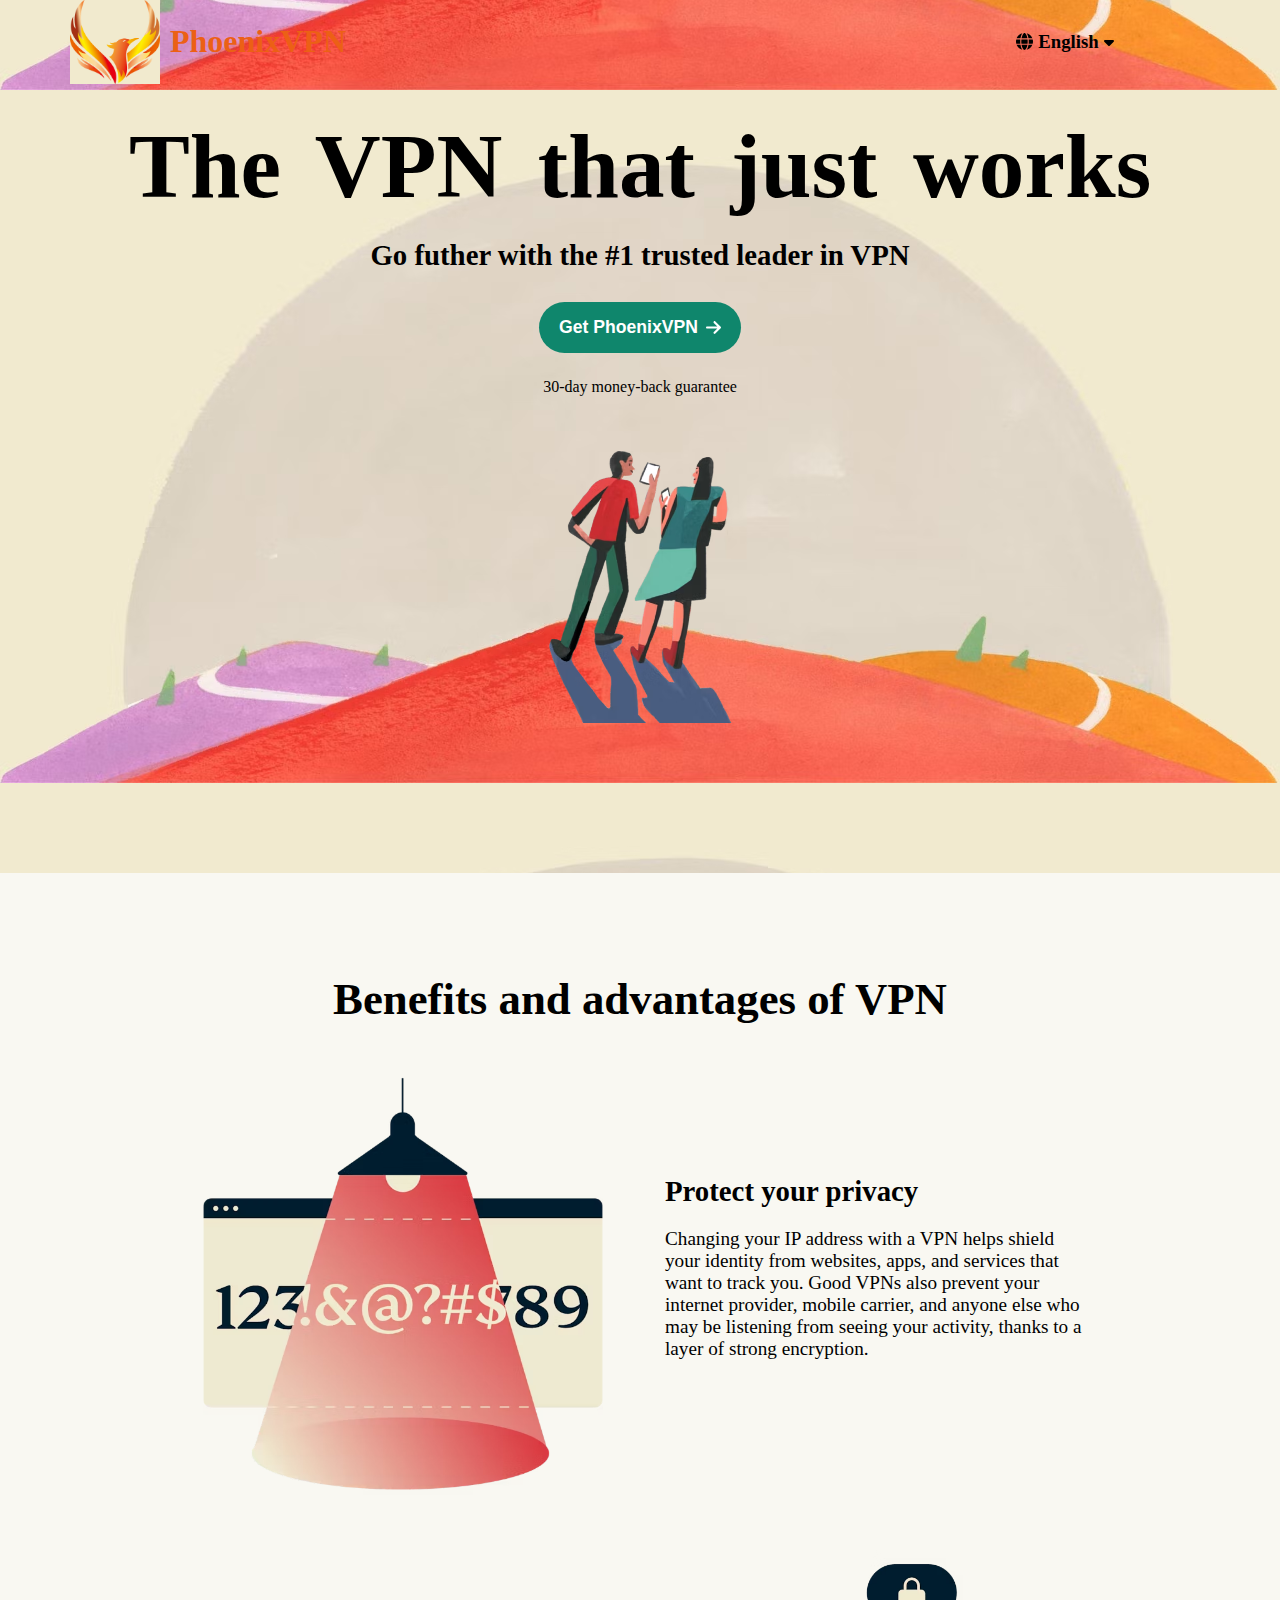
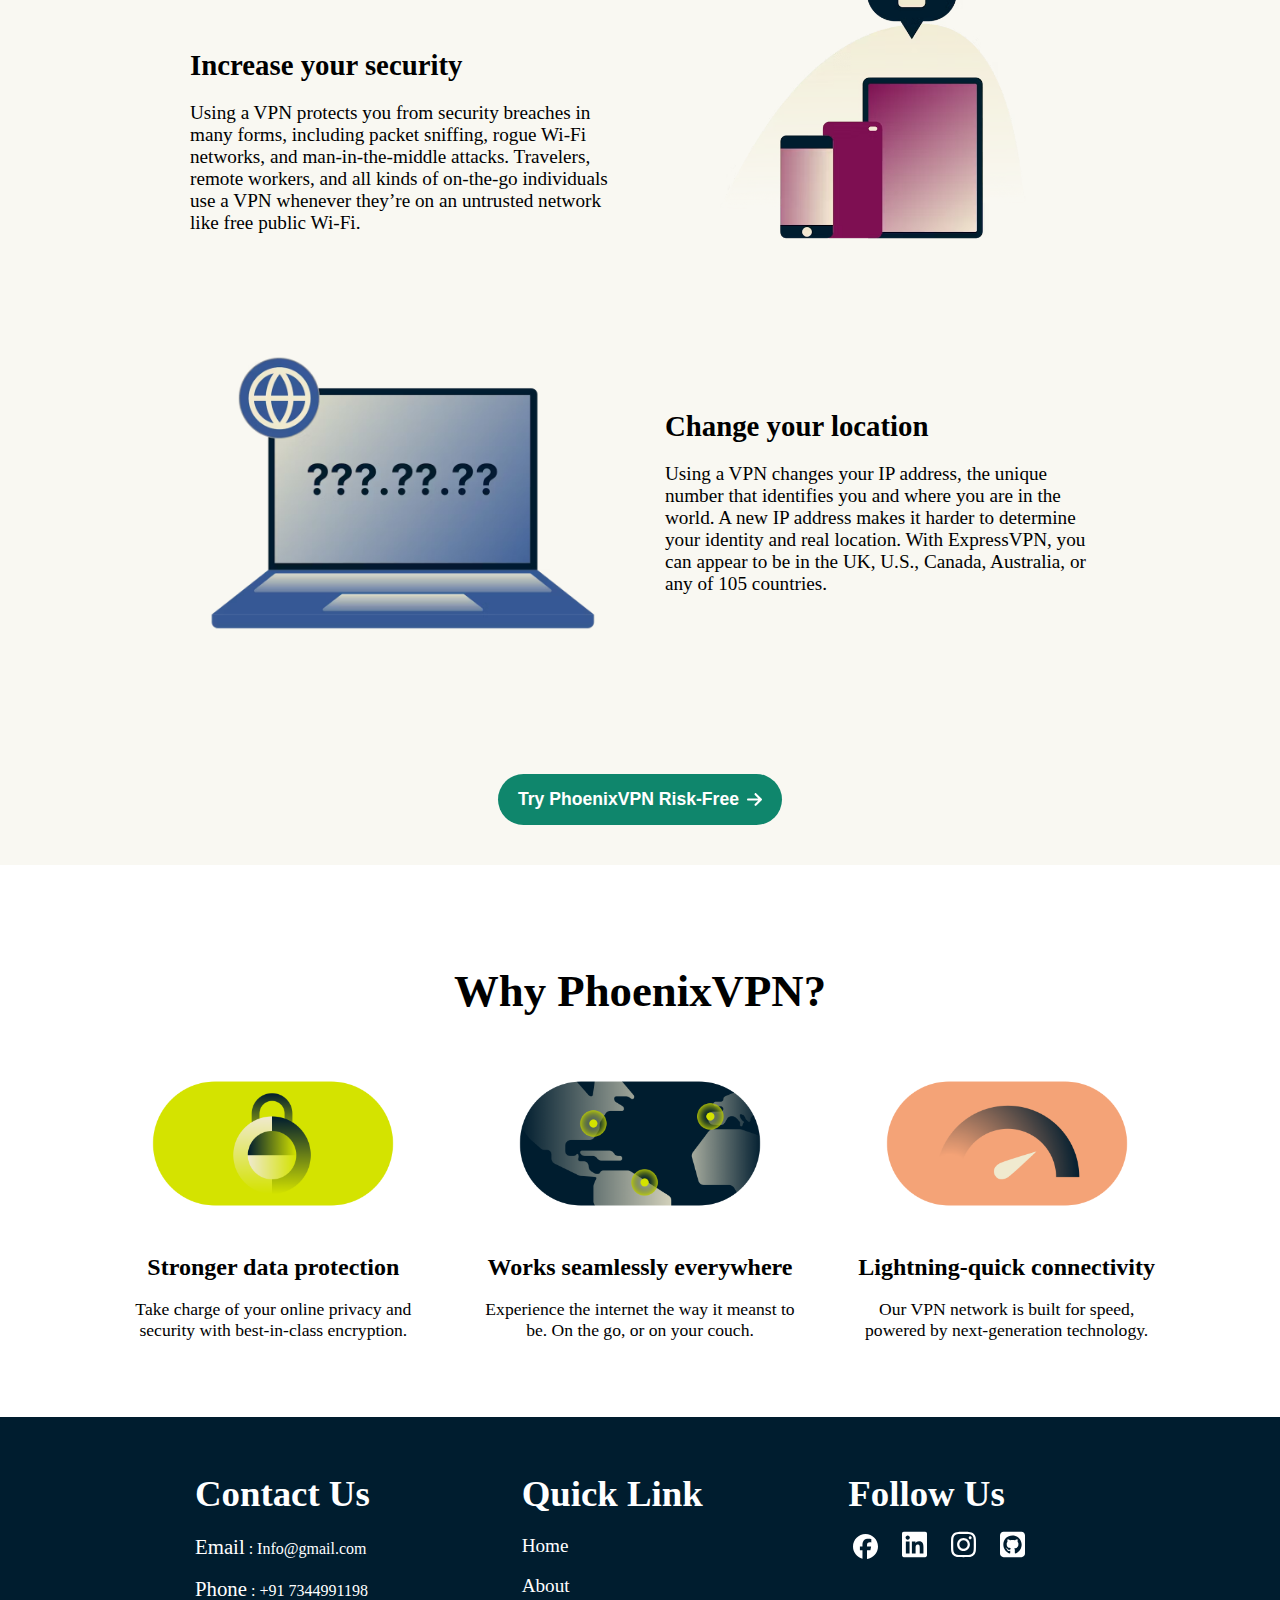
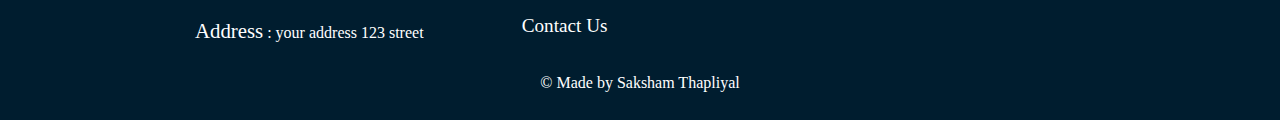
<file: Landing Page/index.html>
<!DOCTYPE html>
<html lang="en">
    
<head>
    <meta charset="UTF-8">
    <meta name="viewport" content="width=device-width, initial-scale=1.0">
    <title>PhoenixVPN</title>
    <link rel="stylesheet" href="./style.css">
</head>

<body>
    <header id="topContainer">
        <nav>
            <div class="logo">
                <img src="./img/Phoenix.png" alt="logo">
                <h1><a href="./index.html">PhoenixVPN</a></h1>
            </div>
            <div class="navText">
                <img src="./img/globe-solid.svg" alt="globe">
                <h3>English</h3>
                <img src="./img/caret-down-solid.svg" alt="icon" value="2">
            </div>
        </nav>
        <section class="hero">
            <h1>The VPN that just works</h1>
            <h2>Go futher with the #1 trusted leader in VPN</h2>
            <div class="heroBtn">
                <button>Get PhoenixVPN <img src="./img/arrow-right-solid.svg" alt="icon"></button>
            </div>
            <p>30-day money-back guarantee</p>
            <img class="shadowImg" src="./img/coupleimg.avif" alt="coupleimg">
        </section>
    </header>


    <section class="midContainer" id="about-link">
        <h1 id="midHeading">Benefits and advantages of VPN</h1>

        <div class="gridContainer">
            <div class="gridImg"><img src="./img/privicy.avif" alt=""></div>
            <div class="gridTextArea">
                <h1>Protect your privacy</h1>
                <p>Changing your IP address with a VPN helps shield your identity from websites, apps, and services that
                    want to track you. Good VPNs also prevent your internet provider, mobile carrier, and anyone else
                    who may be listening from seeing your activity, thanks to a layer of strong encryption.
                </p>
            </div>
        </div>

        <div class="gridContainer">
            <div class="gridTextArea">
                <h1>Increase your security</h1>
                <p>Using a VPN protects you from security breaches in many forms, including packet sniffing, rogue Wi-Fi
                    networks, and man-in-the-middle attacks. Travelers, remote workers, and all kinds of on-the-go
                    individuals use a VPN whenever they’re on an untrusted network like free public Wi-Fi.
                </p>
            </div>
            <div class="gridImg"><img src="./img/Increase your security.avif" alt=""></div>
        </div>

        <div class="gridContainer">
            <div class="gridImg"><img src="./img/Change_your_location.avif" alt=""></div>
            <div class="gridTextArea">
                <h1>Change your location</h1>
                <p>Using a VPN changes your IP address, the unique number that identifies you and where you are in the
                    world. A new IP address makes it harder to determine your identity and real location. With
                    ExpressVPN, you can appear to be in the UK, U.S., Canada, Australia, or any of 105 countries.
                </p>
            </div>
        </div>
        <div id="btnBottom" class="heroBtn">
            <button>Try PhoenixVPN Risk-Free<img src="./img/arrow-right-solid.svg" alt="icon"></button>
        </div>
    </section>

    <section class="bottomContainer">
        <h1>Why PhoenixVPN?</h1>
        <div class="secondGrid">
            <div><img src="./img/stronge data protection.png" alt=""></div>
            <div><img src="./img/work seamlessly everywhere.png" alt=""></div>
            <div><img src="./img/quicky connected.png" alt=""></div>
            <div>
                <h1>Stronger data protection</h1>
                <p>Take charge of your online privacy and security with best-in-class encryption.</p>
            </div>
            <div>
                <h1>Works seamlessly everywhere</h1>
                <p>Experience the internet the way it meanst to be. On the go, or on your couch.</p>
            </div>
            <div>
                <h1>Lightning-quick connectivity</h1>
                <p>Our VPN network is built for speed, powered by next-generation technology.</p>
            </div>
        </div>
    </section>
    <footer>
        <div class="thirdGrid">
            <div class="contact" id="contact-link">
                <h1>Contact Us</h1>
                <p><span>Email</span>  : Info@gmail.com</p>
                <p><span>Phone</span> : +91 7344991198</p>
                <P><span>Address</span> : your address 123 street</P>
            </div>

            <div class="link">
                <h1>Quick Link</h1>
                <ul>
                    <li><a href="#topContainer">Home</a></li>
                    <li><a href="#about-link">About</a></li>
                    <li><a href="#contact-link">Contact Us</a></li>
                </ul>
            </div>

            <div class="follow">
                <h1>Follow Us</h1>
                <img src="./img/facebook-brands-solid.svg" alt="icon">
                <img src="./img/linkedin-brands-solid.svg" alt="icon">
                <img src="./img/instagram-brands-solid.svg" alt="icon">
                <img src="./img/square-github-brands-solid.svg" alt="icon">
            </div>
        </div>
        <div class="copyright">
            &copy; Made by Saksham Thapliyal
        </div>
    </footer>
</body>

</html>
</file>
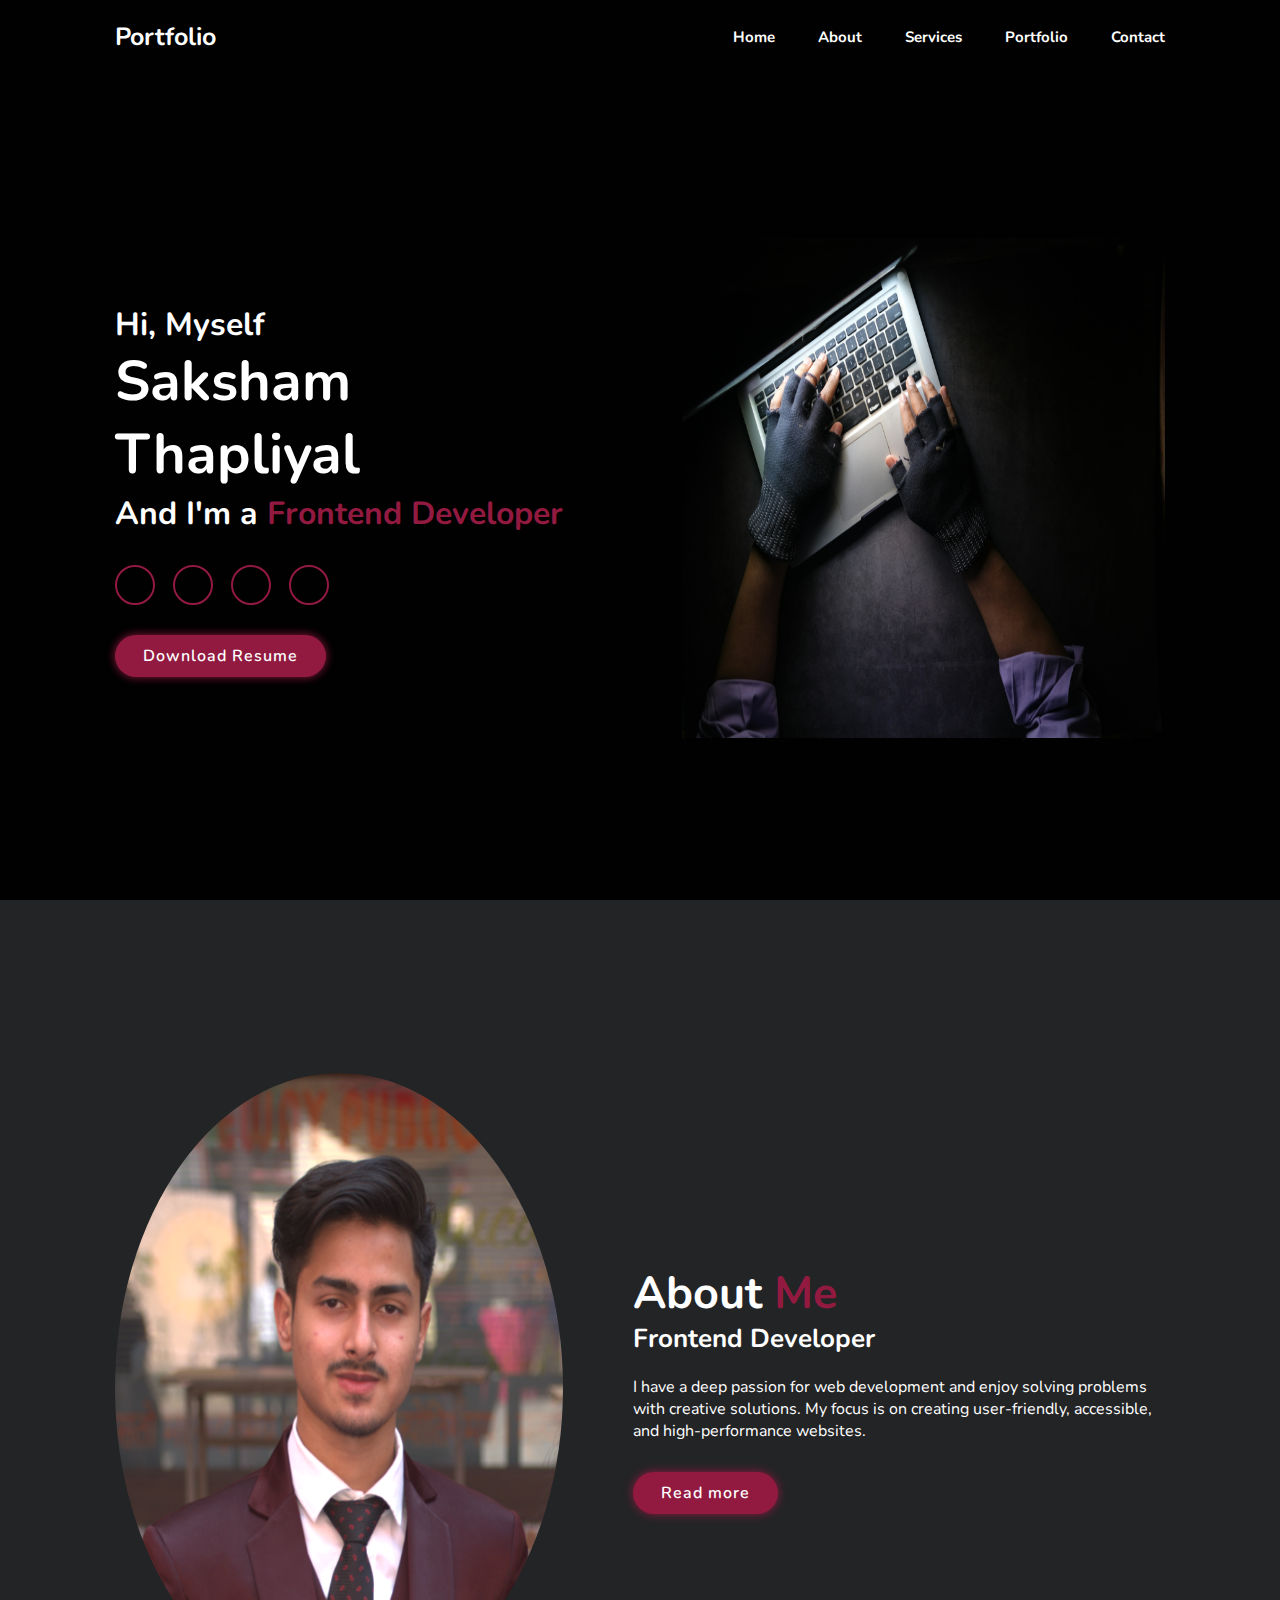
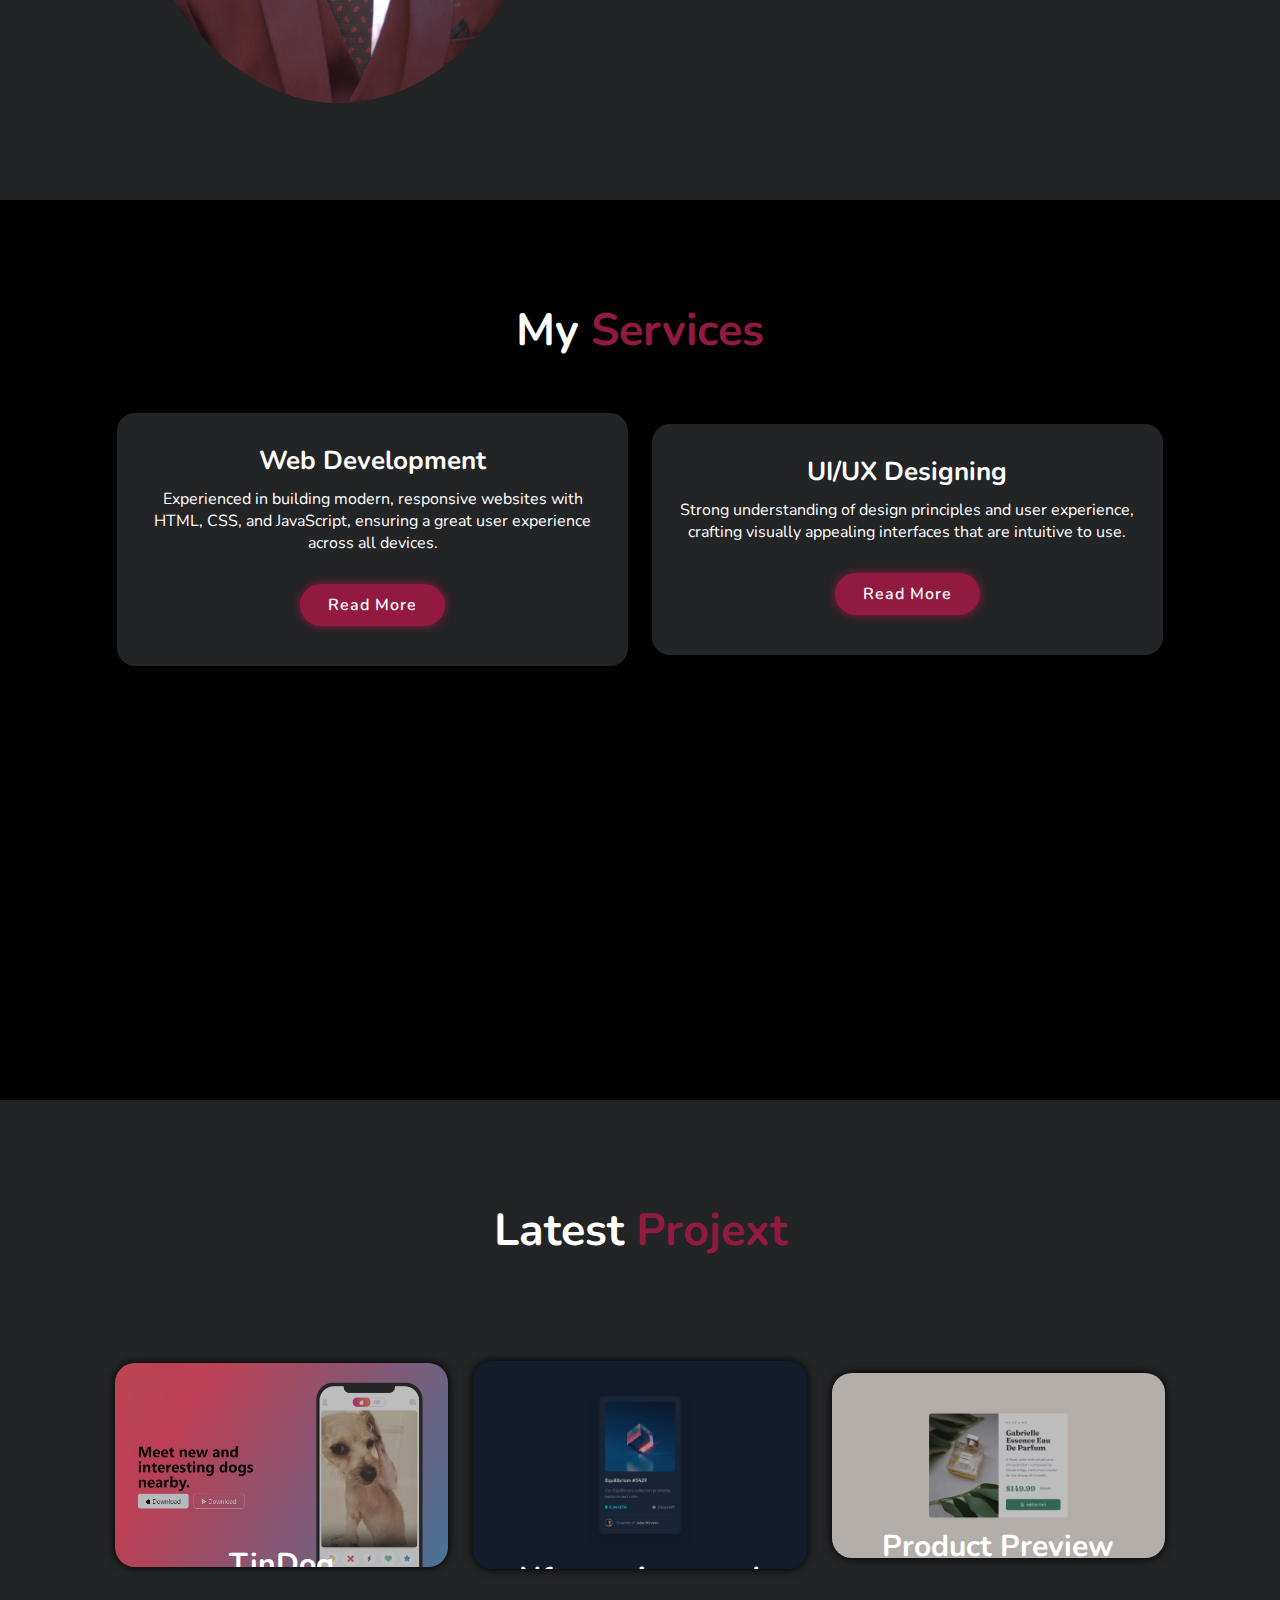
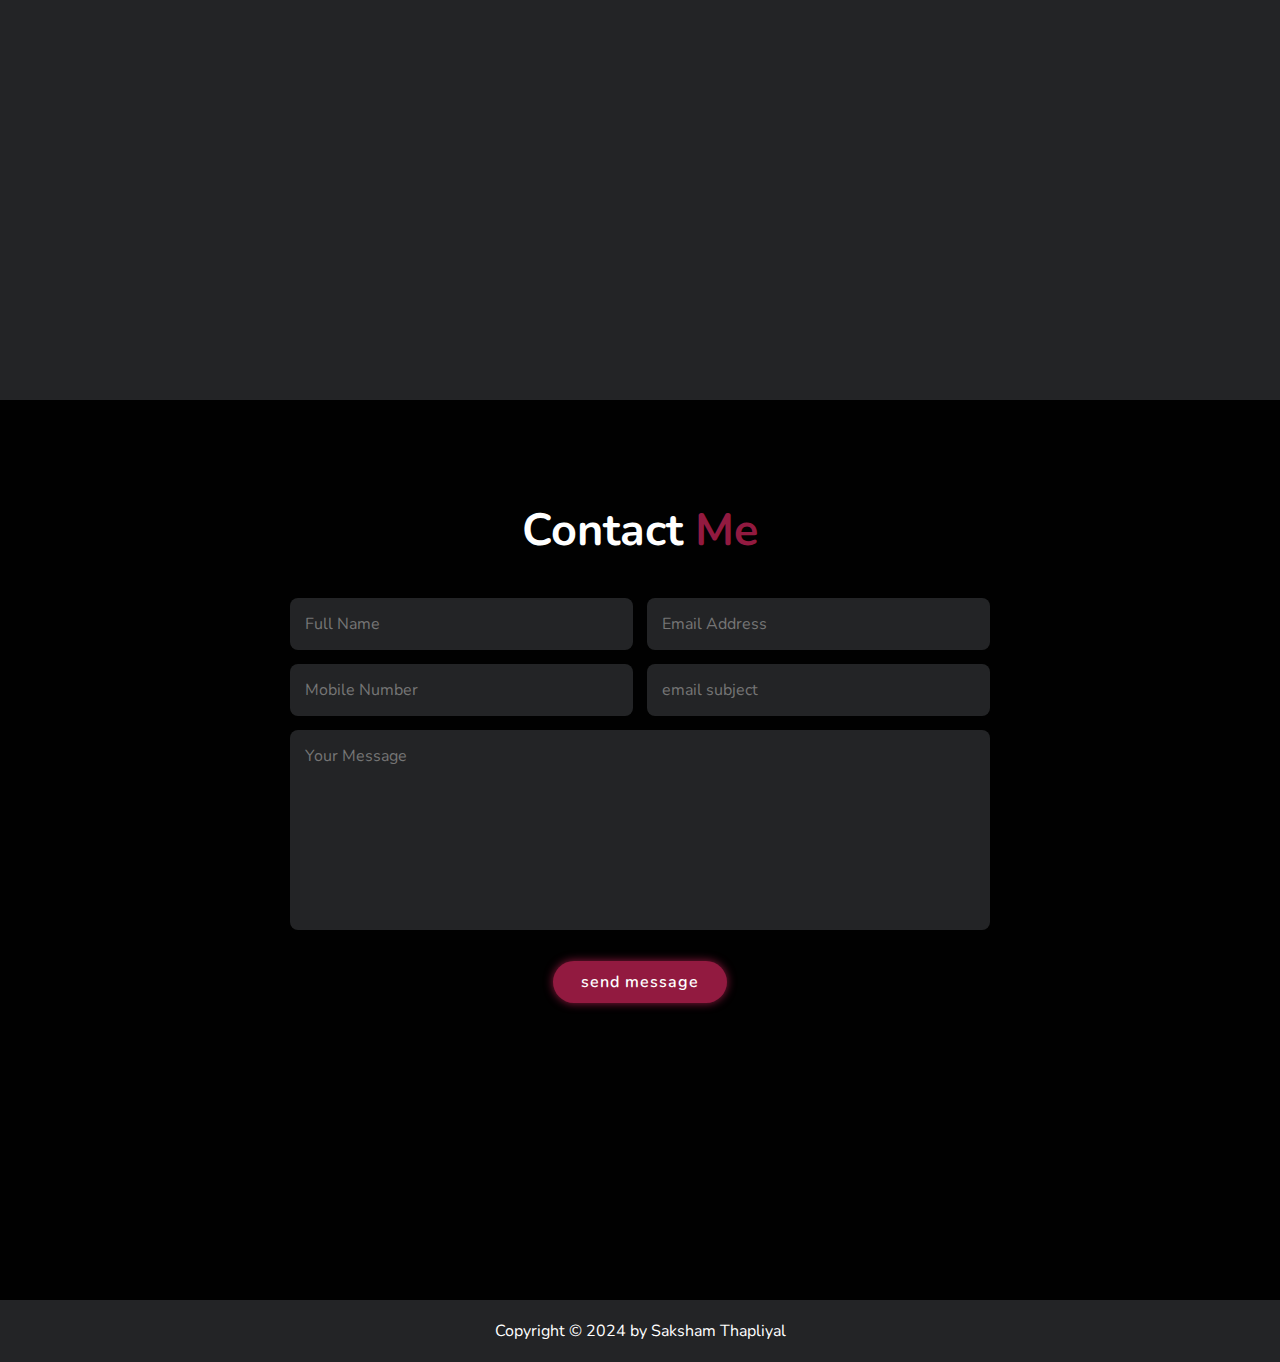
<file: Portfolio/index.html>
<!DOCTYPE html>
<html lang="en">
<head>
    <meta charset="UTF-8">
    <meta name="viewport" content="width=device-width, initial-scale=1.0">
    <title>Portfolio</title>
    <link rel="stylesheet" href="https://cdnjs.cloudflare.com/ajax/libs/font-awesome/6.6.0/css/all.min.css" integrity="sha512-Kc323vGBEqzTmouAECnVceyQqyqdsSiqLQISBL29aUW4U/M7pSPA/gEUZQqv1cwx4OnYxTxve5UMg5GT6L4JJg==" crossorigin="anonymous" referrerpolicy="no-referrer" />

    <link rel="preconnect" href="https://fonts.googleapis.com">
    <link rel="preconnect" href="https://fonts.gstatic.com" crossorigin>
    <link href="https://fonts.googleapis.com/css2?family=Nunito:ital,wght@0,200..1000;1,200..1000&display=swap" rel="stylesheet">

    <link rel="stylesheet" href="./style.css">
</head>
<body>
    <header class="header">
        <a href="#" class="logo">Portfolio</a>
        <nav class="navbar">
            <a href="#home" class="active"> Home</a>
            <a href="#about">About</a>
            <a href="#services">Services</a>
            <a href="#portfolio">Portfolio</a>
            <a href="#contact">Contact</a>
        </nav>
    </header>

    <section class="home" id="home">
        <div class="home-content">
            <h3>Hi, Myself</h3>
            <h1>Saksham Thapliyal</h1>
            <h3>And I'm a <span>Frontend Developer</span></h3>
            <div class="social-media">
                <a href="#"><i class="fa-brands fa-facebook"></i></a>
                <a href="#"><i class="fa-brands fa-twitter"></i></a>
                <a href="#"><i class="fa-brands fa-instagram"></i></a>
                <a href="#"><i class="fa-brands fa-linkedin"></i></a>
            </div>
            <a href="#" class="btn">Download Resume</a>
        </div>
        <div class="home-img">
            <img src="./img/new img.jpg" alt="">
        </div>
    </section>

    <section class="about" id="about">
        <div class="about-img">
            <img src="img/saksham_profile.png" alt="pc img">
        </div>
        
        <div class="about-content">
            <h2 class="heading">About <span>Me</span></h2>
            <h3>Frontend Developer</h3>
            <p>I have a deep passion for web development and enjoy solving problems with creative solutions. My focus is on creating user-friendly, accessible, and high-performance websites.</p>
            <a href="#" class="btn">Read more</a>
        </div>
    </section>

    <section class="services" id="services">
        <h2 class="heading">My <span>Services</span></h2>
        
        <div class="services-container">
            <div class="services-box">
                <i class="fa-solid fa-code"></i>
                <h3>Web Development</h3>
                <p>Experienced in building modern, responsive websites with HTML, CSS, and JavaScript, ensuring a great user experience across all devices.</p>
                <a href="#" class="btn">Read More</a>
            </div>
            <div class="services-box">
                <i class="fa-solid fa-palette"></i>
                <h3>UI/UX Designing</h3>
                <p>Strong understanding of design principles and user experience, crafting visually appealing interfaces that are intuitive to use.</p>
                <a href="#" class="btn">Read More</a>
            </div>
        </div>
    </section>

    <section class="portfolio" id="portfolio">
        <h2 class="heading">Latest
            <span>Projext</span>
        </h2>

        <div class="portfolio-container">
            <div class="portfolio-box">
                <img src="img/Dog.png" alt="item">
                <div class="portfolio-layer">
                    <h4>TinDog</h4>
                    <p>Developed a responsive web application using Bootstrap, featuring a playful and modern design for discovering dogs nearby. Implemented a user-friendly interface optimized for both desktop and mobile devices, ensuring smooth interactions across various screen sizes.</p>
                    <a href="https://sakshamthapliyal.github.io/TinDog-/" target="_blank"><i class="fa-solid fa-up-right-from-square"></i></a>
                </div>
            </div>

            <div class="portfolio-box">
                <img src="img/ntp card.jpg" alt="item">
                <div class="portfolio-layer">
                    <h4>Nft-preview-card</h4>
                    <p>Designed and implemented a visually engaging NFT listing card using HTML and CSS. The card showcases an NFT from the "Equilibrium" collection, including an image.ensuring responsive design for various screen sizes to enhance user experience.</p>
                    <a href="https://sakshamthapliyal.github.io/Nft-preview-card/" target="_blank"><i class="fa-solid fa-up-right-from-square"></i></a>
                </div>
            </div>

            <div class="portfolio-box">
                <img src="img/product preview.jpg" alt="item">
                <div class="portfolio-layer">
                    <h4>Product Preview Card</h4>
                    <p>Designed and implemented a visually appealing e-commerce product page using HTML and CSS.The page showcases a luxury perfume, featuring an image, product details, original and discounted pricing.</p>
                    <a href="https://sakshamthapliyal.github.io/E-commerce-Product/" target="_blank"><i class="fa-solid fa-up-right-from-square"></i></a>
                </div>
            </div>
        </div>
    </section>

    <section class="contact" id="contact">
        <h2 class="heading"> Contact <span>Me</span></h2>

        <form action="#">
            <div class="input-box">
                <input type="text" placeholder="Full Name">
                <input type="email" placeholder="Email Address">
            </div>

            <div class="input-box">
                <input type="number" placeholder="Mobile Number">
                <input type="text" placeholder="email subject">
            </div>
            <textarea name="" id="" cols="30" placeholder="Your Message"></textarea>
            <input type="submit" value="send message" class="btn">
        </form>

    </section>

    <footer class="footer">
        <div class="footer-text">
            <p>Copyright &copy; 2024 by Saksham Thapliyal</p>
        </div>

    </footer>
</body>
</html>
</file>
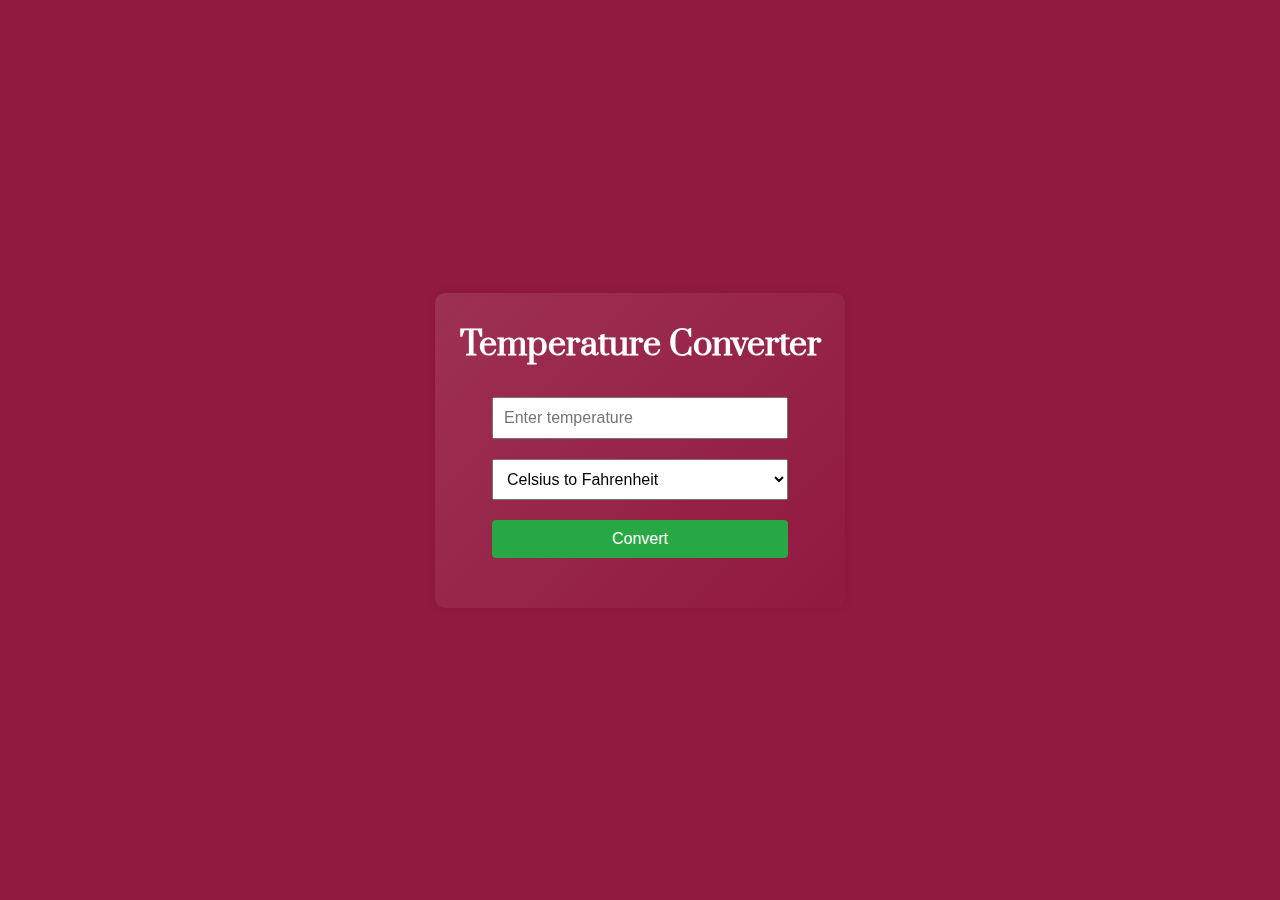
<file: Temperature Converter/index.html>
<!DOCTYPE html>

<html lang="en">

<head>
    <meta charset="UTF-8">
    <meta name="viewport" content="width=device-width, initial-scale=1.0">
    <title>Temperature Converter</title>
    <link rel="stylesheet" href="style.css">
    <link rel="preconnect" href="https://fonts.googleapis.com">
    <link rel="preconnect" href="https://fonts.gstatic.com" crossorigin>
    <link href="https://fonts.googleapis.com/css2?family=Prata&display=swap" rel="stylesheet">
</head>

<body>
    <div class="container">
        <h1>Temperature Converter</h1>
        <input type="number" id="degree" placeholder="Enter temperature">
        <select id="temp-type">
            <option value="celsius">Celsius to Fahrenheit</option>
            <option value="fahrenheit">Fahrenheit to Celsius</option>
        </select>
        <button id="convert-btn">Convert</button>
        <p id="result"></p>
    </div>

    <script src="script.js"></script>
</body>

</html>
</file>
<file: Landing Page/style.css>
*{
    padding: 0;
    margin: 0;
    box-sizing: border-box;
}

#topContainer{
    background-image: url(./img/express\ vpn\ hero\ backgrounf.avif);
    background-position: center;
    background-size: contain;
    height: 97vh;
}
nav{
    display: flex;
    justify-content: space-between;

}
.logo{
    display: flex;
    align-items: center;
    gap: 10px;
    margin-left: 70px;
}
.logo:hover{
    cursor: pointer;
}
.logo img{
    width: 90px;
    background-color: #f1eace;
    
}
.logo h1 a{
    font-size: 2rem;
    color: rgb(236, 96, 21);
}

.navText{
    display: flex;
    align-items: center;
    gap: 5px;
    margin-right: 13%;
}
.navText h3:hover{
    color: rgb(236, 96, 21);
}
.navText img{
    width: 17px;
}
.navText img[value="2"]{
    width: 10px;
}
.navText:hover{
    cursor: pointer;
}

.hero {
    text-align: center;
}
.hero h1{
    font-size: 5.7rem;
    word-spacing: 0.8rem;
    padding: 10px;
    margin-top: 20px;
}
.hero h2{
    font-size: 1.8rem;
    margin-top: 10px;
}
.heroBtn{
    display: flex;
    justify-content: center;
    
    padding: 10px;
    margin-top: 20px;
}
.heroBtn button{
    display: flex;
    align-items: center;
    gap: 8px;
    padding: 15px 20px;
    border: none;
    border-radius: 30px;
    font-size: 1.1rem;
    font-weight: bold;
    color: white;
    background-color: #0f866c;
}
.heroBtn button:hover{
    cursor: pointer;
    background-color:rgb(236, 96, 21);
}
.heroBtn button img{
    width: 15px;
}
.hero p{
    padding: 5px ;
    margin-top: 10px;
}
.shadowImg{
    width: 600px;
    margin-top: 50px;
}


.midContainer{
    text-align: center;
    background-color: #f9f8f2;
}
.midContainer h1{
    padding-top: 100px;
    font-size: 1.8rem;
}
#midHeading{
    font-size: 2.8rem;
}
.gridContainer{
    margin-top: 50px;
    display: grid;
    grid-template-columns: 1fr 1fr;
    width: 900px;
    gap: 50px;
    margin: 50px auto;
}
.gridImg img{
    width: 400px;
}
.gridTextArea h1{ 
    text-align: start;
}

.gridTextArea p{
    margin-top: 20px;
    text-align: start;
    font-size: 1.2rem;
}
#btnBottom{
    padding-bottom: 40px;
}

.bottomContainer{
    text-align: center;
    margin-top: 100px;
}
.bottomContainer h1{
    font-size: 2.8rem;
}
.secondGrid{
    display: grid;
    width: 1050px;
    height: 300px;
    column-gap: 50px;
    row-gap: 30px;
    grid-template-columns: 1fr 1fr 1fr;
    grid-template-rows: 1fr 1fr;
    margin: 50px auto;
}
.secondGrid img{
    width: 300px;
}
.secondGrid h1{
    font-size: 1.5rem;
}
.secondGrid p{
    font-size: 1.1rem;
    margin-top: 18px;
}

footer{
    padding: 50px 0 20px 0;
    background-color: #001d2f;
    color: white;
}
.thirdGrid{
    display: grid;
    width: 900px;
    grid-template-columns: 1fr 1fr 1fr;
    column-gap: 80px;
    margin: 0 auto;
}
.thirdGrid h1{
    margin-bottom: 10px;
    padding: 5px;
    font-size: 2.3rem;
}
.contact p{
    margin-bottom: 8px;
    padding: 5px;
}
span{
    font-size: 1.3rem;
}
.link ul li{
    list-style: none;
    margin-bottom: 8px;
    padding: 5px;
    font-size: 1.2rem;
}
a{
    text-decoration: none;
    color: white;
}

.follow img{
    width: 25px;
    margin: 0 10px;
}
.follow img:hover{
    cursor: pointer;
    transform: scale(1.2);
}

.copyright{
    text-align: center;
    color: white;
    margin-top: 10px;
    padding: 8px 0;
}
</file>
<file: Portfolio/style.css>
*{
    margin: 0;
    padding: 0;
    box-sizing: border-box;
    text-decoration: none;
    border: none;
    outline: none;
    scroll-behavior: smooth;
    font-family: "Nunito", sans-serif;
}

:root{
    --bg-color: #010101;
    --snd-bg-color:#232426;
    --text-color:#fff;
    --main-color:#921A40;
    
}
html{
    font-size: 62.5%;
    overflow-x: hidden;
}

body{
    background: var(--bg-color);
    color: var(--text-color);
}
section{
    min-height: 100vh;
    padding: 10rem 9% 2rem;
}
.header{
    position: fixed;
    top: 0;
    left: 0;
    width: 100%;
    padding: 2rem 9%;
    background: var(--bg-color);
    display: flex;
    justify-content: space-between;
    align-items: center;
    z-index: 100;
}

.logo{
    font-size: 2.5rem;
    color: var(--text-color);
    font-weight: 700;
    cursor: pointer;
}

.navbar a{
    font-size: 1.5rem;
    color: var(--text-color);
    margin-left: 4rem;
    font-weight: 700;
}

.navbar a:hover,
.navbar a.active{
    color: var(--text-color);

}

.home{
    display: flex;
    justify-content: center;
    align-items: center;
}
.home-content h3{
    font-size: 3.2rem;
    font-weight: 700;
}

span{
    color: var(--main-color);
}

.home-content h1{
    font-size: 5.6rem;
    font-weight: 700;
    line-height: 1.3;
}
.home-img{
    margin-left: 100px;
    width: 40vw;
    background-image: url(./img/new\ img.jpg);
}
.home-img img{
    width: 100%;
    height: 500px;
}


.home-content p{
    font-size: 1.6rem;
    padding-right: 20%;
}
.social-media a{
    display: inline-flex;
    justify-content: center;
    align-items: center;
    width: 4rem;
    height: 4rem;
    background: transparent;
    border: 0.2rem solid var(--main-color);
    border-radius: 50%;
    font-size: 2rem;
    color: var(--main-color);
    margin: 3rem 1.5rem 3rem 0;
    transition: 0.5s ease;
}
.social-media a:hover{
    background: var(--main-color);
    color: var(--snd-bg-color);
    box-shadow: 0 0 1rem var(--main-color);
}

.btn{
    display: inline-block;
    padding: 1rem 2.8rem;
    background: var(--main-color);
    border-radius: 4rem;
    box-shadow: 0 0 1rem var(--main-color);
    font-size: 1.6rem;
    color: var(--text-color);
    letter-spacing: 0.1rem;
    font-weight: 600;
    transition: 0.5 ease;
}
.btn:hover{
    box-shadow: none;
}

.about{
    display: flex;
    justify-content: center;
    align-items: center;
    gap: 7rem;
    background-color: var(--snd-bg-color);
}

.about-img img{
    width: 35vw;
    height: 70vh;
    border-radius: 50%;
}
.heading{
    text-align: center;
    font-size: 4.5rem;
}
.about-content h2{
    text-align: left;
    line-height: 1.2;
}
.about-content h3{
    font-size: 2.6rem;
}
.about-content p{
    font-size: 1.6rem;
    margin: 2rem 0 3rem;
}


.services h2{
    margin-bottom: 5rem;
}
.services-container{
    display: flex;
    justify-content: center;
    align-items: center;
    flex-wrap: wrap;
    gap: 2rem;
}
.services-container .services-box{
    flex: 1 1 30rem;
    background: var(--snd-bg-color);
    padding: 3rem 2rem 4rem;
    border-radius: 2rem;
    text-align: center;
    border: 0.2rem solid var(--bg-color);
    transition: 0.5 ease;
}

.services-container .services-box:hover{
    border-color: var(--main-color);
    transform: scale(1.02);
}

.services-box i{
    font-size: 7rem;
    color: var(--main-color);
}

.services-box h3{
    font-size: 2.6rem
}

.services-box p{
    font-size: 1.6rem;
    margin: 1rem 0 3rem;
}


.portfolio{
    background: var(--snd-bg-color);
}
.portfolio h2{
    margin-bottom: 100px;
}
.portfolio-container{
    display: grid;
    grid-template-columns: repeat(3,1fr);
    align-items: center;
    gap: 2.5rem;
}

.portfolio-container .portfolio-box{
    position: relative;
    border-radius: 2rem;
    box-shadow: 0 0 1rem var(--bg-color);
    overflow: hidden;
    display: flex;
}

.portfolio-container img{
    width: 100%;
    transition: 0.5 ease;
    opacity: 0.7;
}

.portfolio-box:hover img{
    transform: scale(1.1);
}

.portfolio-box .portfolio-layer{
    position: absolute;
    bottom: 0;
    left: 0;
    width: 100%;
    height: 100%;
    background: linear-gradient(rgba(0,0,0,0.1),var(--main-color));
    display: flex;
    justify-content: center;
    align-items: center;
    flex-direction: column;
    text-align: center;
    padding: 0 4rem;
    transform: translateY(100%);
    transition: 0.5 ease;

}
.portfolio-box:hover .portfolio-layer{
    transform: translateY(0);
}

.portfolio-layer h4{
    font-size: 3rem;
}
.portfolio-layer p{
    font-size: 1.6rem;
    margin: 0.3rem 0 1rem;
}

.portfolio-layer a{
    display: inline-flex;
    justify-content: center;
    align-items: center;
    width: 5rem;
    height: 5rem;
    background: var(--text-color);
    background-color: transparent;
}
.portfolio-layer a i{
    font-size: 2rem;
    color: var(--text-color);
}

.contact h2{
    margin-bottom: 3rem;
}

.contact form{
    max-width: 70rem;
    margin: 1rem auto;
    text-align: center;
    margin-bottom: 3rem;
}

.contact form .input-box{
    display: flex;
    justify-content: space-between;
    flex-wrap: wrap;
}

.contact form .input-box input, .contact form textarea{
    width: 100%;
    padding: 1.5rem;
    font-size: 1.6rem;
    color: var(--text-color);
    background: var(--snd-bg-color);
    border-radius: 0.8rem;
    margin: 0.7rem 0;
}

.contact form .input-box input{
    width: 49%;
}
.contact form textarea{
    resize: none;
    height: 200px;
}
.contact form .btn{
    margin-top: 2rem;
    cursor: pointer;
}

.footer{
    display: flex;
    justify-content: center;
    align-items: center;
    flex-wrap: wrap;
    padding: 2rem 9%;
    background: var(--snd-bg-color);
}
.footer-text{
    font-size: 1.6rem;
}
</file>
<file: Temperature Converter/style.css>
* {
    margin: 0;
    padding: 0;
    box-sizing: border-box;
}

body {
    font-family: Arial, sans-serif;
    background-color: #921A40;
    display: flex;
    justify-content: center;
    align-items: center;
    height: 100vh;
    font-family:"Prata", serif;
}

.container {
    padding: 20px;
    border-radius: 10px;
    box-shadow: 0 0 10px rgba(0, 0, 0, 0.1);
    text-align: center;
    width: 410px;
    background: linear-gradient(135deg, rgba(255,255,255,0.1),rgba(255,255,255,0));
    backdrop-filter: blur(20px);
    -webkit-backdrop-filter: blur(20px);
}

h1 {
    margin: 10px 0 20px 0;
    color: white;
    
}

input, select, button {
    padding: 10px;
    margin: 10px;
    width: 80%;
    font-size: 16px;
}

button{
    background-color: #28a745;
    color: white;
    border: none;
    border-radius: 4px;
    cursor: pointer;
}

button:hover {
    background-color: #218838;
}

#result {
    margin-top: 20px;
    font-size: 18px;
    font-weight: bold;
}
p{
    color: white;
}
</file>
